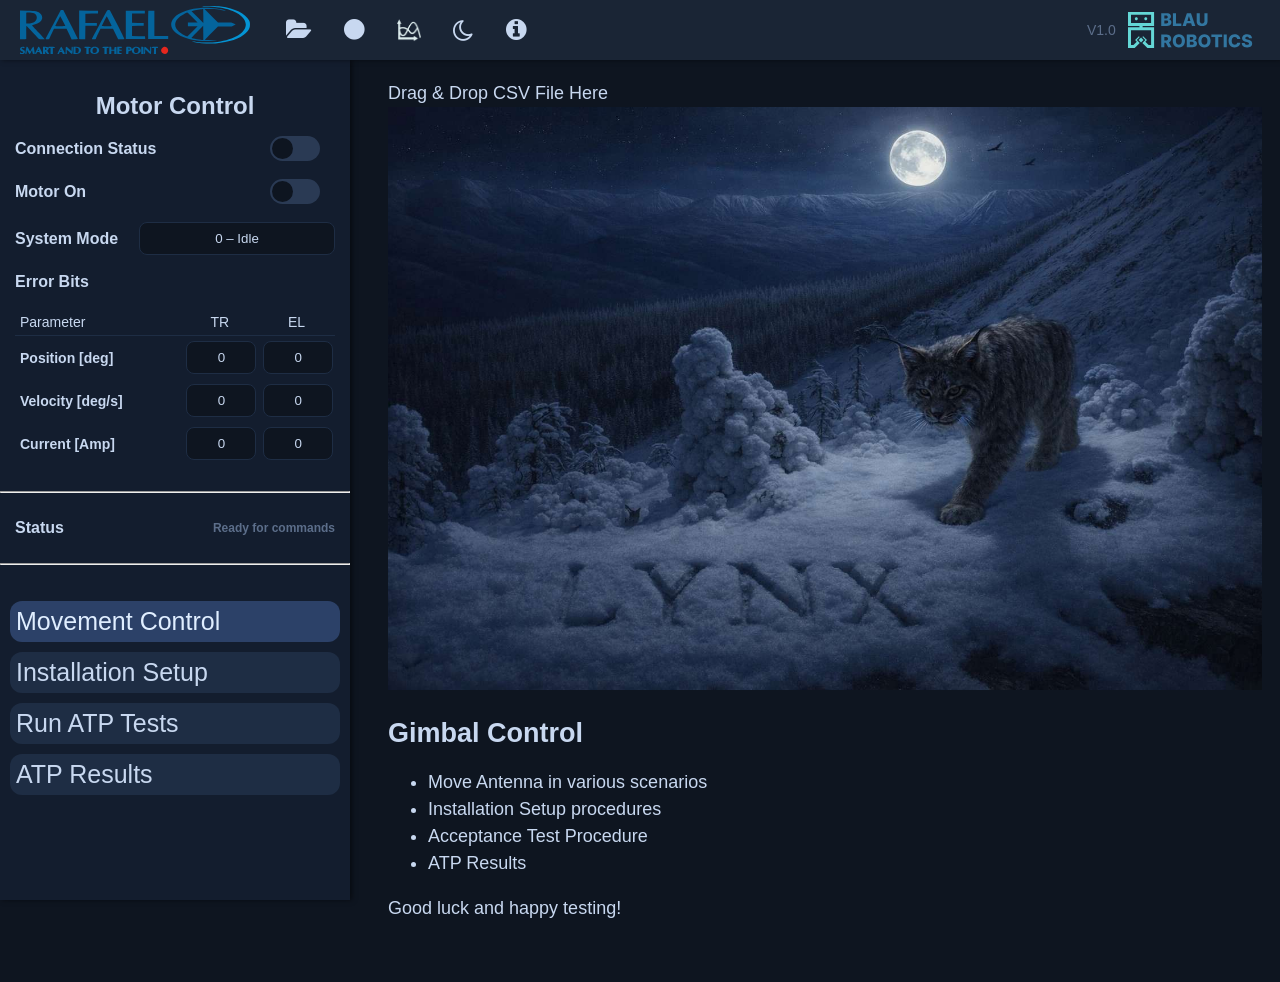
<file: index.html>
<!DOCTYPE html>
<html lang="en">
<head>
  <meta charset="UTF-8">
  <meta name="viewport" content="width=device-width, initial-scale=1.0">
  <meta name="description" content="Gimbal Control - A web-based tool for controlling a gimbal. Move antenna in various scenarios, run installation setup procedures, acceptance tests, and view telemetry.">
  <title>Gimbal Control</title>

  <!-- Open Graph / Social Media -->
  <meta property="og:title" content="Lynx Gimbal Control" />
  <meta property="og:description" content="Gimbal Control - A web-based tool for controlling Lynx gimbal" />
  <meta property="og:image" content="https://amihayb.github.io/GimbalControl/images/logo-title-1200x630.png" />
  <meta property="og:image:width" content="1200" />
  <meta property="og:image:height" content="630" />
  <meta property="og:type" content="website" />
  <meta property="og:url" content="https://amihayb.github.io/GimbalControl/" />
      
  <!-- Stylesheets -->
  <link href="StyleSheet.css" rel="stylesheet">
  <link rel="stylesheet" href="vendor/font-awesome.min.css">
  
  <!-- PWA Manifest -->
  <link rel="manifest" href="manifest.json">
  <meta name="theme-color" content="#1a2535">
  <meta name="mobile-web-app-capable" content="yes">
  <meta name="apple-mobile-web-app-capable" content="yes">
  <meta name="apple-mobile-web-app-status-bar-style" content="black-translucent">
  <meta name="apple-mobile-web-app-title" content="GimbalCtrl">

  <!-- Favicon -->
  <link rel="shortcut icon" href="images/RafaelLogo.ico">
  <link rel="icon" href="images/RafaelLogo.ico">
  <link rel="apple-touch-icon" sizes="180x180" href="images/logo-180x180.png">
  <link rel="icon" type="image/png" sizes="192x192" href="images/logo-192x192.png">
  <link rel="icon" type="image/png" sizes="512x512" href="images/logo-512x512.png">
  
  <!-- Early theme init: apply saved theme before render to avoid flash -->
  <script>
    (function () {
      var theme = localStorage.getItem('gimbal-theme') || 'dark';
      if (theme === 'dark') {
        document.documentElement.setAttribute('data-theme', 'dark');
      }
    })();
  </script>

  <!-- Scripts -->
  <script src="vendor/regression.min.js"></script>
  <script src="vendor/sweetalert2@11.js"></script>
  <script src="vendor/plotly-latest.min.js"></script>
</head>

<body>
  <div class="topnav" id="topnav">
    <img src="images/RafLogo.svg" alt="Rafael logo" onclick="playTune()" class="headImg">
    <span><i class="fa fa-folder-open" title="Open File"></i>
      <input id="file-selector" type="file" />
    </span>
    <a id="recordButton" onclick="recordData()" title="Record Data"><i class="fa fa-circle"></i></a>
    <a id="glimpseButton" href="https://amihayb.github.io/Glimpse/" target="_blank" rel="noopener noreferrer" title="Open Glimpse"><img src="images/glimpse-bw-icon.svg" alt="Open Glimpse" class="glimpse-icon"></a>
    <button id="theme-toggle-btn" onclick="toggleTheme()" title="Toggle dark/light mode"><i class="fa fa-moon-o" id="theme-icon"></i></button>
    <a onclick="about()" title="About"><i class="fa fa-info-circle"></i></a>
    <div id="app-version" title="App version">V1.0</div>
    <img onclick="about()" height="36" src="images/logo-title.svg" alt="Blau Robotics" id="LogoBlau">
  </div>
  <div class="sidenav" id="sidenav">
    <h1>Motor Control</h1>
    <div class="toggle-container" title="Connect to the controller">
      <label class="toggle-label" for="connection-toggle">Connection Status</label>
      <label class="toggle-container">
        <input type="checkbox" id="connection-toggle" class="toggle-input" onchange="connectToggle(this)">
        <span class="toggle-slider"></span>
      </label>
    </div><br>
    <div class="toggle-container" title="Turn motor on and off">
      <label class="toggle-label" for="motor-toggle">Motor On</label>
      <label class="toggle-container">
        <input type="checkbox" id="motor-toggle" class="toggle-input" onchange="motorToggle(this)">
        <span class="toggle-slider"></span>
      </label>
    </div><br>
    <img id="emergency-stop" class="connection-stop-sign" src="images/StopSign.svg" alt="Connected" title="EMERGENCY STOP!" onclick="stopSignClick()">
    <div class="target-control" title="System operating mode">
      <label for="systemModeInput">System Mode</label>
      <input type="text" id="systemModeInput" value="0 – Idle" readonly />
    </div><br>
    <div class="target-control" title="R1[9] error bit flags (0=OK, 1=error)">
      <label>Error Bits</label>
      <div id="errorBitsDisplay" style="font-size: 12px; text-align: center;"></div>
    </div><br>
    <div class="target-control" title="Motor status indicators">
      <table class="parameter-table">
        <thead>
          <tr>
            <th class="param-header">Parameter</th>
            <th class="axis-header">TR</th>
            <th class="axis-header">EL</th>
          </tr>
        </thead>
        <tbody>
          <tr>
            <td class="param-label">Position [deg]</td>
            <td class="param-input-cell"><input type="text" id="PositionInputTR" value="0" class="param-input" /></td>
            <td class="param-input-cell"><input type="text" id="PositionInputEL" value="0" class="param-input" /></td>
          </tr>
          <tr>
            <td class="param-label">Velocity [deg/s]</td>
            <td class="param-input-cell"><input type="text" id="VelocityInputTR" value="0" class="param-input" /></td>
            <td class="param-input-cell"><input type="text" id="VelocityInputEL" value="0" class="param-input" /></td>
          </tr>
          <tr>
            <td class="param-label">Current [Amp]</td>
            <td class="param-input-cell"><input type="text" id="CurrentInputTR" value="0" class="param-input" /></td>
            <td class="param-input-cell"><input type="text" id="CurrentInputEL" value="0" class="param-input" /></td>
          </tr>
        </tbody>
      </table>
    </div>
    <br><hr><br>
    <div class="target-control" title="Movement status">
      <label>Status</label>
      <div id="movementStatus" style="font-size: 12px; color: var(--color-text-muted); text-align: center;">Ready for commands</div>
      <div id="commutationProgressWrap" style="display:none; margin-top:6px;">
        <div style="background: var(--color-border, #444); border-radius: 4px; height: 8px; overflow: hidden;">
          <div id="commutationProgressBar" style="height:100%; width:0%; background:#28a745; border-radius:4px; transition: width 0.4s ease;"></div>
        </div>
        <div id="commutationProgressLabel" style="font-size:11px; color:var(--color-text-muted); text-align:center; margin-top:2px;">0%</div>
      </div>
    </div>
    <br><hr><br>
    <div>
      <a href="#" class="button active" id="movement-control-button" title="Movement control interface" onclick="MovementControl();">Movement Control</a>
      <a href="#" class="button" title="Installation setup procedures" onclick="InstallationSetup();">Installation Setup</a>
      <a href="#" class="button" title="Acceptance Test Procedure" onclick="ATP();">Run ATP Tests</a>
      <a href="#" class="button" title="View telemetry data" onclick="ViewTelemetry();">ATP Results</a>
    </div>
  </div>
  <div id="drop-zone" ondrop="handleDrop(event)" ondragover="handleDragOver(event)"
    ondragleave="handleDragLeave(event)">
    <div id="explenation_text">
      Drag & Drop CSV File Here
      <br>
      <picture id="picture_main">
        <img src="images/lynx-day.png" alt="Device Image" id="lynxImage" style="max-width: 100%; height: auto; width: 1000px;">
      </picture>
      <br>
      <div id="explenation_label">
        <h2>Gimbal Control</h2>
        <ul>
          <li>Move Antenna in various scenarios</li>
          <li>Installation Setup procedures</li>
          <li>Acceptance Test Procedure</li>
          <li>ATP Results</li>
        </ul>
        <p>Good luck and happy testing!</p>
      </div>
    </div>
    <div id="resultsTable" class="plot-area"></div>
    <div class="plot-area" id="plot-area">
      <div id="plot"></div>
    </div>
  </div>
  <audio id="localAudio" preload="auto">
    <source src="assets/minimal-ping.mp3" type="audio/mpeg">
    Your browser does not support the audio element.
  </audio>
  <script src="js/constants.js"></script>
  <script src="js/mathUtils.js"></script>
  <script src="js/uiUtils.js"></script>
  <script src="js/atpTests.js"></script>
  <script src="js/panelUI.js"></script>
  <script src="js/gimbalSerial.js"></script>
  <script src="js/fileHandling.js"></script>
  <script src="js/plotting.js"></script>
  <script src="js/movementControl.js"></script>
  <script src="js/app.js"></script>
  <script src="js/blauplot-bundle.js"></script>
  <script>
    if ('serviceWorker' in navigator) {
      window.addEventListener('load', () => {
        navigator.serviceWorker.register('./sw.js');
      });
    }
  </script>
</body>

</html>
</file>
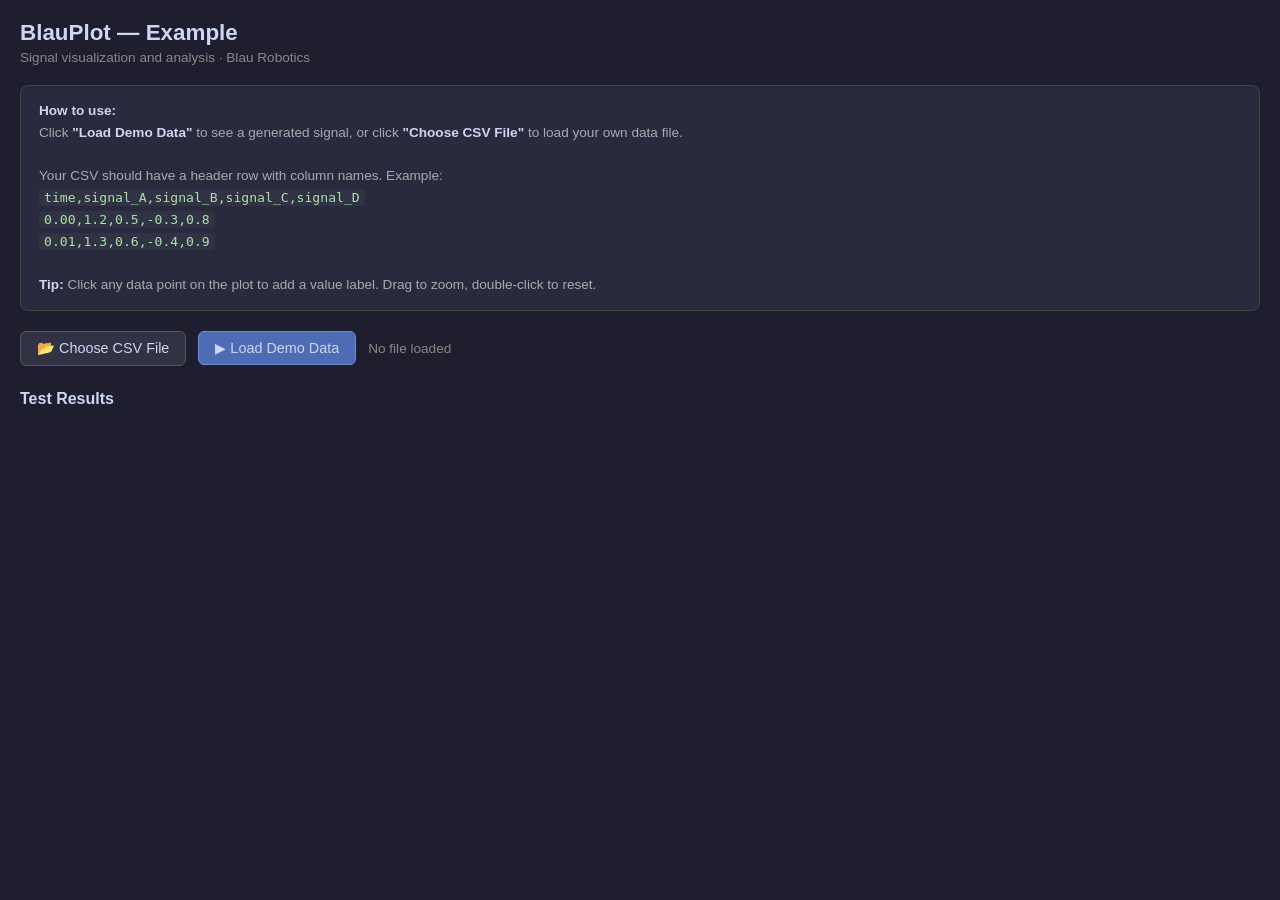
<file: BlauPlot/example.html>
<!DOCTYPE html>
<html lang="en">
<head>
  <meta charset="UTF-8" />
  <meta name="viewport" content="width=device-width, initial-scale=1.0" />
  <title>BlauPlot — Example</title>

  <!-- Plotly is required by BlauPlot. Loaded from CDN. -->
  <script src="https://cdn.plot.ly/plotly-3.4.0.min.js"></script>

  <style>
    * { box-sizing: border-box; margin: 0; padding: 0; }

    body {
      background: #1e1e2e;
      color: #eee;
      font-family: 'Segoe UI', sans-serif;
      padding: 20px;
    }

    h1 {
      font-size: 1.4rem;
      font-weight: 600;
      margin-bottom: 4px;
      color: #cdd6f4;
    }

    .subtitle {
      font-size: 0.85rem;
      color: #888;
      margin-bottom: 20px;
    }

    /* ── Toolbar ─────────────────────────────────────────── */
    .toolbar {
      display: flex;
      align-items: center;
      gap: 12px;
      flex-wrap: wrap;
      margin-bottom: 20px;
    }

    label.file-btn {
      display: inline-block;
      padding: 8px 16px;
      background: #313244;
      border: 1px solid #555;
      border-radius: 6px;
      cursor: pointer;
      font-size: 0.9rem;
      color: #cdd6f4;
      transition: background 0.15s;
    }
    label.file-btn:hover { background: #45475a; }

    /* hide the native file input */
    #file-input { display: none; }

    button {
      padding: 8px 16px;
      border: 1px solid #555;
      border-radius: 6px;
      background: #313244;
      color: #cdd6f4;
      font-size: 0.9rem;
      cursor: pointer;
      transition: background 0.15s;
    }
    button:hover { background: #45475a; }
    button.primary {
      background: #4e6bb5;
      border-color: #6e8fd5;
    }
    button.primary:hover { background: #5a7bc5; }

    #file-name {
      font-size: 0.85rem;
      color: #888;
    }

    /* ── Instructions panel ──────────────────────────────── */
    .info-box {
      background: #2a2a3e;
      border: 1px solid #444;
      border-radius: 8px;
      padding: 14px 18px;
      margin-bottom: 20px;
      font-size: 0.85rem;
      line-height: 1.6;
      color: #aaa;
    }
    .info-box strong { color: #cdd6f4; }
    .info-box code {
      background: #313244;
      padding: 1px 5px;
      border-radius: 3px;
      font-size: 0.82rem;
      color: #a6e3a1;
    }

    /* ── Plot container ──────────────────────────────────── */
    #plot { margin-bottom: 24px; }

    /* ── Results table ───────────────────────────────────── */
    #results-section { margin-top: 10px; }

    #results-section h2 {
      font-size: 1rem;
      color: #cdd6f4;
      margin-bottom: 10px;
    }

    #results table {
      width: 100%;
      border-collapse: collapse;
      font-size: 0.88rem;
    }
    #results th {
      background: #313244;
      color: #cdd6f4;
      padding: 8px 14px;
      text-align: center;
      border-bottom: 2px solid #555;
    }
    #results td {
      padding: 7px 14px;
      border-bottom: 1px solid #3a3a4f;
      text-align: center;
    }
    #results tr:last-child td { border-bottom: none; }
  </style>
</head>
<body>

  <h1>BlauPlot — Example</h1>
  <p class="subtitle">Signal visualization and analysis · Blau Robotics</p>

  <!-- ── Instructions ─────────────────────────────────────────────────── -->
  <div class="info-box">
    <strong>How to use:</strong><br>
    Click <strong>"Load Demo Data"</strong> to see a generated signal, or click
    <strong>"Choose CSV File"</strong> to load your own data file.<br><br>
    Your CSV should have a header row with column names. Example:<br>
    <code>time,signal_A,signal_B,signal_C,signal_D</code><br>
    <code>0.00,1.2,0.5,-0.3,0.8</code><br>
    <code>0.01,1.3,0.6,-0.4,0.9</code>
    <br><br>
    <strong>Tip:</strong> Click any data point on the plot to add a value label.
    Drag to zoom, double-click to reset.
  </div>

  <!-- ── Toolbar ───────────────────────────────────────────────────────── -->
  <div class="toolbar">
    <label class="file-btn" for="file-input">📂 Choose CSV File</label>
    <input type="file" id="file-input" accept=".csv,.txt" />
    <button class="primary" id="demo-btn">▶ Load Demo Data</button>
    <span id="file-name">No file loaded</span>
  </div>

  <!-- ── Plot area ──────────────────────────────────────────────────────── -->
  <div id="plot"></div>

  <!-- ── Results table ─────────────────────────────────────────────────── -->
  <div id="results-section">
    <h2>Test Results</h2>
    <div id="results"></div>
  </div>

  <!-- ── BlauPlot logic ────────────────────────────────────────────────── -->
  <script type="module">

    // Import everything we need from BlauPlot.
    // (index.js re-exports parser, plot, and table)
    import {
      parseFile,
      buildLine, buildLayout, plot,
      yline, xline, enableDataTips,
      drawTable
    } from './index.js';

    import { diff, stats } from './math.js';

    // ── Dark theme colours ────────────────────────────────────────────────
    const theme = {
      bg:            '#1e1e2e',
      surface:       '#2a2a3e',
      border:        '#444',
      textPrimary:   '#eee',
      textSecondary: '#aaa',
    };

    // ── Helper: render rows into the 2×2 grid and table ──────────────────
    function renderAll(rows, fileName) {

      // The grid has 2 rows and 2 columns → 4 subplots
      const gridOptions = { gridRows: 2, gridCols: 2 };

      // Pick the first four non-time column names dynamically
      const timeKey = Object.keys(rows)[0];           // first column = X axis
      const signals = Object.keys(rows).slice(1, 5);  // next four = Y signals

      // Build one trace per subplot (subplotIndex 1–4)
      const traces = signals.map((sig, i) =>
        buildLine(sig, rows, i + 1, timeKey, {
          ...gridOptions,
          pattern: 'independent',   // each subplot has its own axes
        })
      );

      const layout = buildLayout(2, 2, {
        pattern:  'independent',
        roworder: 'top to bottom',  // subplot 1 is top-left
        theme,
      });

      plot('plot', traces, layout);

      // Click on any data point to pin a label
      enableDataTips('plot');

      // Add a horizontal limit line on subplot 1 (yaxis = 'y')
      yline('plot',  1.5, { label: 'Upper limit', yref: 'y' });
      yline('plot', -1.5, { yref: 'y' });

      // Add a vertical event marker at 25 % of the time range
      const timeArr = rows[timeKey];
      const markerX = timeArr[Math.floor(timeArr.length * 0.25)];
      xline('plot', markerX, { label: 'Event', color: 'orange', xref: 'x' });

      // ── Results table ─────────────────────────────────────────────────
      // Calculate max absolute value for each signal
      const tableData = signals.map(sig => {
        const s = stats(rows[sig]);
        return {
          parameter:       sig,
          value1:          Math.abs(s.max),          // Traverse column
          value2:          Math.abs(s.min),           // Elevation column
          successCriteria: 2.0,
        };
      });

      drawTable('results', tableData, {
        columnNames: ['Peak +', 'Peak −'],
      });

      document.getElementById('file-name').textContent = `Loaded: ${fileName}`;
    }

    // ── Load a real CSV file ──────────────────────────────────────────────
    document.getElementById('file-input').addEventListener('change', async (e) => {
      const file = e.target.files[0];
      if (!file) return;
      const { rows, fileName } = await parseFile(file);
      renderAll(rows, fileName);
    });

    // ── Generate synthetic demo data ──────────────────────────────────────
    document.getElementById('demo-btn').addEventListener('click', () => {
      const n  = 500;
      const dt = 0.01;

      // Build rows manually — same format parseFile would return
      const rows = { time: [], A: [], B: [], C: [], D: [] };

      for (let i = 0; i < n; i++) {
        const t = i * dt;
        rows.time.push(t);
        rows.A.push(  Math.sin(2 * Math.PI * 1.0 * t) + 0.15 * (Math.random() - 0.5));
        rows.B.push(  Math.cos(2 * Math.PI * 0.5 * t) * 1.2 + 0.2  * (Math.random() - 0.5));
        rows.C.push(  Math.sin(2 * Math.PI * 2.0 * t) * 0.8 - 0.3  * Math.sin(t));
        rows.D.push(  diff(rows.A)[i] ?? 0);  // derivative of A
      }

      renderAll(rows, 'demo');
    });

  </script>

</body>
</html>
</file>
<file: StyleSheet.css>
:root {
  --color-app-bg: #f7faff;
  --color-panel-bg: #f7faff;
  --color-nav-bg: #ebf0f8;
  --color-btn-default: #f7faff;
  --color-btn-active: #c9dbf9;
  --color-btn-hover: #e8f4fd;
  --color-btn-hover-deep: #b8cff7;
  --color-btn-action: #8b9dc3;
  --color-btn-action-hover: #6d7fa3;
  --color-text-primary: #344563;
  --color-text-active: #202124;
  --color-text-muted: #6c757d;
  --color-input-bg: #f9f9f9;
  --color-border: #ccc;
  --color-toggle-off: #ccc;
  --color-toggle-on: #8b9dc3;
  --color-toggle-thumb: white;
  --color-modal-bg: white;
  --color-table-header-bg: #f7faff;
}

[data-theme="dark"] {
  --color-app-bg: #0e1520;
  --color-panel-bg: #131d2e;
  --color-nav-bg: #1a2535;
  --color-btn-default: #1e2d44;
  --color-btn-active: #2c4168;
  --color-btn-hover: #354d7a;
  --color-btn-hover-deep: #354d7a;
  --color-btn-action: #4a6fa5;
  --color-btn-action-hover: #3a5a8c;
  --color-text-primary: #c8d8f0;
  --color-text-active: #e0eeff;
  --color-text-muted: #5c6e8a;
  --color-input-bg: #0e1520;
  --color-border: #1e2d44;
  --color-toggle-off: #2a3a54;
  --color-toggle-on: #4a6fa5;
  --color-toggle-thumb: #0e1520;
  --color-modal-bg: #131d2e;
  --color-table-header-bg: #1e2d44;
}

body {
  font-family: "Lato", sans-serif;
  margin-top: 0;
  padding-top: 40px;
  background-color: var(--color-app-bg);
  color: var(--color-text-primary);
}

h1 {
  font-size: 1.5em;
}

#file-selector {
  position: absolute;
  left: 50%;
  top: 50%;
  transform: translate(-50%, -50%);
  width: 100%;
  height: 100%;
  opacity: 0;
  cursor: pointer;
}

span {
  position: relative;
}

.button {
  background-color: var(--color-btn-default);
  border: none;
  color: var(--color-text-primary);
  padding: 20px;
  text-align: left;
  text-decoration: none;
  display: inline-block;
  font-size: 16px;
  margin: 10px 10px;
  border-radius: 12px;
  cursor: pointer;
  transition: background-color 0.3s ease;
}

.button:hover {
  background-color: var(--color-btn-hover);
}

.button.active {
  background-color: var(--color-btn-active);
  color: var(--color-text-active);
}

/* Movement panel layout */
.movement-panel {
  width: 350px;
  position: fixed;
  top: 0;
  left: 350px;
  height: 100vh;
  max-height: 100vh;
  color: var(--color-text-primary);
  background-color: var(--color-panel-bg);
  overflow-x: hidden;
  overflow-y: auto;
  padding: 100px 20px 20px;
  z-index: 5;
  box-shadow: 2px 0 5px rgba(0,0,0,0.5);
  box-sizing: border-box;
}

.panel-header {
  position: relative;
  display: flex;
  justify-content: center;
  align-items: center;
  margin-bottom: 20px;
}

.panel-header h1 {
  margin: 0;
}

.panel-close-btn {
  position: absolute;
  right: 0;
  background: none;
  border: none;
  font-size: 20px;
  cursor: pointer;
  color: var(--color-text-primary);
}

.movement-panel h2 {
  text-align: center;
}

/* Movement panel buttons styling */
.movement-panel a.button {
  background-color: var(--color-btn-active);
  color: var(--color-text-active);
  text-decoration: none;
  display: block;
  font-size: 16px;
  padding: 20px;
  margin: 10px 10px;
  border-radius: 12px;
  cursor: pointer;
  transition: background-color 0.3s ease;
}

.movement-panel a.button:hover {
  background-color: var(--color-btn-hover-deep);
  color: var(--color-text-active);
}

.movement-panel a.button.in-progress {
  background-color: var(--color-btn-hover-deep);
  color: #3276a0;
  cursor: not-allowed;
  pointer-events: none;
  position: relative;
  overflow: hidden;
}

.movement-panel a.button.in-progress::after {
  content: '';
  position: absolute;
  bottom: 0;
  left: 0;
  height: 4px;
  width: var(--progress, 0%);
  background: #3276a0;
  border-radius: 0 2px 2px 0;
  transition: width 0.4s ease;
}

.movement-panel a.button.in-progress:hover {
  background-color: var(--color-btn-hover-deep);
}

[data-theme="dark"] .movement-panel a.button.in-progress {
  color: #64d7d6;
}

[data-theme="dark"] .movement-panel a.button.in-progress::after {
  background: #64d7d6;
}

.position-pad {
  display: grid;
  grid-template-columns: repeat(3, 48px);
  gap: 8px;
  justify-content: center;
  margin-top: 10px;
}

.position-pad button {
  width: 48px;
  height: 48px;
  padding: 0;
  border: none;
  border-radius: 10px;
  background-color: var(--color-btn-active);
  color: var(--color-text-active);
  font-size: 18px;
  cursor: pointer;
  transition: background-color 0.15s ease, transform 0.05s ease;
}

.position-pad button:hover {
  background-color: var(--color-btn-hover-deep);
}

.position-pad button:active {
  transform: scale(0.94);
}

.position-pad button i {
  display: inline-block;
}

.toggle-container {
  display: flex;
  justify-content: space-between;
  align-items: center;
  padding: 0 15px;
  margin-bottom: 0px;
}

.toggle-label {
  font-size: 16px;
  font-weight: bold;
}

.toggle-input {
  display: none;
}

.toggle-slider {
  position: relative;
  width: 50px;
  height: 25px;
  background-color: var(--color-toggle-off);
  border-radius: 25px;
  cursor: pointer;
  transition: background-color 0.3s;
}

.toggle-slider::before {
  content: '';
  position: absolute;
  width: 21px;
  height: 21px;
  background-color: var(--color-toggle-thumb);
  border-radius: 50%;
  top: 2px;
  left: 2px;
  transition: transform 0.3s;
}

.toggle-input:checked + .toggle-slider {
  background-color: var(--color-toggle-on);
}

.toggle-input:checked + .toggle-slider::before {
  transform: translateX(25px);
}

.target-control {
  display: flex;
  justify-content: space-between;
  align-items: center;
  padding: 0 15px;
  gap: 10px;
  font-weight: bold;
}

.target-control input {
  padding: 8px 12px;
  border: 1px solid var(--color-border);
  border-radius: 8px;
  background-color: var(--color-input-bg);
  color: var(--color-text-primary);
  width: 60px;
  text-align: center;
}

.target-control input#systemModeInput {
  width: 170px;
}

.target-control button {
  padding: 8px 12px;
  background-color: var(--color-btn-action);
  color: var(--color-text-active);
  border: none;
  border-radius: 8px;
  cursor: pointer;
  min-width: 70px;
}

.target-control button:hover {
  background-color: var(--color-btn-action-hover);
}

.headImg {
  padding: 6px 20px;
  width: 230px;
}

.image {
  width: 100%;
  max-width: 540px;
}

.topnav {
  width: 100%;
  left: 0;
  top: 0;
  position: fixed;
  background-color: var(--color-nav-bg);
  display: flex;
  align-items: center;
  color: var(--color-text-primary);
  overflow: hidden;
  z-index: 10;
  box-shadow: 2px 0 5px rgba(0,0,0,0.5);
}

.topnav a, .topnav span, .topnav custom-file-upload {
  float: left;
  color: var(--color-text-primary);
  text-align: center;
  padding: 14px 16px;
  text-decoration: none;
  font-size: 24px;
  cursor: pointer;
  border-radius: 12px;
}

.topnav img {
  cursor: pointer;
}

.glimpse-icon {
  height: 24px;
  width: 24px;
  vertical-align: middle;
  display: block;
  /* Light theme: normalize to black → warm sepia → rotate to #344563 */
  filter: brightness(0) saturate(100%) invert(30%) sepia(100%) hue-rotate(179deg) saturate(180%) brightness(82%);
}

[data-theme="dark"] .glimpse-icon {
  /* Dark theme: normalize to black → warm sepia → rotate to #c8d8f0 */
  filter: brightness(0) saturate(100%) invert(84%) sepia(100%) hue-rotate(155deg) saturate(60%) brightness(96%);
}

#theme-toggle-btn {
  background: none;
  border: none;
  color: var(--color-text-primary);
  padding: 14px 16px;
  font-size: 24px;
  cursor: pointer;
  border-radius: 12px;
  transition: background-color 0.15s ease, border-color 0.15s ease, color 0.15s ease;
}

#theme-toggle-btn:hover {
  background-color: var(--color-btn-active);
  color: var(--color-text-active);
}

#theme-icon {
  display: block;
  transition: opacity 0.15s ease, transform 0.15s ease;
}

#theme-toggle-btn:active #theme-icon {
  opacity: 0.6;
  transform: rotate(30deg);
}

#app-version {
  margin-left: auto;
  margin-right: 12px;
  font-size: 14px;
  color: var(--color-text-muted);
  user-select: none;
}

#LogoBlau {
  margin-right: 20px;
}

.topnav a:hover, span:hover {
  background-color: var(--color-btn-active);
  color: var(--color-text-active);
}

.topnav input {
  text-align: left;
  width: 70%;
  font-size: 17px;
}

.connection-stop-sign {
  display: none;
  height: 108px;
  width: 108px;
  padding: 0;
  pointer-events: none;
  margin: 0 auto 10px;
}

.connection-stop-sign.connected {
  display: block;
  pointer-events: auto;
  cursor: pointer;
}

#drop-zone {
  position: relative;
}

.sidenav {
  width: 350px;
  position: fixed;
  z-index: 1;
  top: 60px;
  left: 0;
  height: calc(100vh - 60px);
  max-height: calc(100vh - 60px);
  color: var(--color-text-primary);
  background-color: var(--color-panel-bg);
  overflow-x: hidden;
  overflow-y: auto;
  padding-top: 16px;
  padding-bottom: 20px;
  z-index: 5;
  box-shadow: 2px 0 5px rgba(0,0,0,0.5);
  box-sizing: border-box;
}

.sidenav a {
  padding: 6px 6px 6px 6px;
  text-decoration: none;
  font-size: 25px;
  color: var(--color-text-primary);
  display: block;
}

.sidenav a:hover {
  background-color: var(--color-btn-active);
  color: var(--color-text-active);
}

.sidenav h1 {
  text-align: center;
}

.sidenav h2 {
  text-align: center;
}

.sidenav select {
  width: 77%;
}

.checkboxesPlace {
  max-height: 80%;
  position: relative;
  overflow-y: auto;
}

.pale {
  transition: background-color 0.3s ease;
  background-color: rgba(0, 0, 0, 0.1);
  opacity: 0.5;
}

#explenation_text {
  top: 100;
  margin-left: 370px;
  margin-top: 40px;
  font-size: 18px;
  padding: 0px 10px;
  line-height: 27px
}

.explenation_text {
  margin-top: 500px;
  padding: 20px;
  margin-left: 250px;
}

.plot-area {
  margin-left: 370px;
  font-size: 28px;
  padding: 0px 0px;
}

@media screen and (max-height: 750px) {
  .sidenav {padding-top: 15px;}
  .sidenav a {font-size: 18px;}
}

/* The Plotly table */
table {
  border-collapse: collapse;
  width: 100%;
  table-layout: fixed;
}

td {
  border: none;
  padding: 0px;
  width: 50%;
  height: 30px;
}

.plot-container {
  width: 100%;
  height: 350px;
}

/* The results Table */
#resultsTable {
  margin-top: 60px;
}

#resultsTable th, #resultsTable td {
  border: 1px solid var(--color-border);
  padding: 8px;
  font-size: 12px;
}

#resultsTable th {
  background-color: var(--color-table-header-bg);
  color: var(--color-text-primary);
}

#resultsTable, th, td {
  width: auto;
  height: auto;
  white-space: nowrap;
}

/* Parameter Table Styles */
.parameter-table {
  width: 100%;
  border-collapse: collapse;
}

.param-header {
  text-align: left;
  padding: 5px;
  border-bottom: 1px solid var(--color-border);
  width: 120px;
  font-size: 14px;
  font-weight: normal;
}

.axis-header {
  text-align: center;
  padding: 5px;
  border-bottom: 1px solid var(--color-border);
  width: 50px;
  font-size: 14px;
  font-weight: normal;
}

.param-label {
  padding: 5px;
  font-weight: bold;
  font-size: 14px;
}

.param-input-cell {
  padding: 5px;
  text-align: center;
}

.parameter-table .param-input {
  width: 60px !important;
  text-align: center !important;
  padding: 8px 4px;
  border: 1px solid var(--color-border);
  border-radius: 8px;
  background-color: var(--color-input-bg);
  color: var(--color-text-primary);
  -moz-appearance: textfield;
}

.parameter-table .param-input::-webkit-inner-spin-button,
.parameter-table .param-input::-webkit-outer-spin-button {
  -webkit-appearance: none;
  margin: 0;
}

/* General input styling for theme support */
input[type="number"],
input[type="text"] {
  color: var(--color-text-primary);
  background-color: var(--color-input-bg);
  border: 1px solid var(--color-border);
}

/* Complex scenario submenu modal */
.scenario-submenu {
  background-color: var(--color-modal-bg);
  color: var(--color-text-primary);
}

.scenario-submenu input {
  background-color: var(--color-input-bg);
  color: var(--color-text-primary);
  border: 1px solid var(--color-border);
}

.scenario-submenu button {
  padding: 10px 20px;
  border: 1px solid var(--color-border);
  border-radius: 8px;
  background-color: var(--color-btn-default);
  color: var(--color-text-primary);
  cursor: pointer;
}

.scenario-submenu button.primary {
  border: none;
  background-color: var(--color-btn-active);
  color: var(--color-text-active);
}

.scenario-submenu button:hover {
  background-color: var(--color-btn-hover-deep);
}

/* ==================== SweetAlert2 Theme Overrides ==================== */
.swal2-popup {
  background-color: var(--color-modal-bg) !important;
  color: var(--color-text-primary) !important;
}

.swal2-title {
  color: var(--color-text-primary) !important;
}

.swal2-html-container {
  color: var(--color-text-muted) !important;
}

.swal2-confirm {
  background-color: var(--color-btn-action) !important;
  color: #fff !important;
}

.swal2-confirm:hover {
  background-color: var(--color-btn-action-hover) !important;
}

.swal2-cancel {
  background-color: var(--color-border) !important;
  color: var(--color-text-primary) !important;
}

[data-theme="dark"] .swal2-cancel {
  background-color: #2a3a54 !important;
  color: var(--color-text-active) !important;
}

.swal2-icon {
  border-color: var(--color-btn-action) !important;
  color: var(--color-btn-action) !important;
}

/* ==================== View Telemetry Panel ====================  */

.vt-meta-fields {
  display: flex;
  flex-direction: column;
  gap: 4px;
  margin: 10px 0 6px;
}

.vt-meta-label {
  font-size: 12px;
  font-weight: bold;
  color: var(--color-text-muted);
  margin-top: 6px;
}

.vt-meta-input,
.vt-meta-textarea {
  width: 100%;
  padding: 5px 8px;
  font-size: 13px;
  border: 1px solid var(--color-border);
  border-radius: 4px;
  background: var(--color-input-bg, var(--color-bg-secondary));
  color: var(--color-text);
  box-sizing: border-box;
}

.vt-meta-textarea {
  height: 60px;
  resize: vertical;
}

.vt-test-section {
  margin: 4px 0 14px;
}

.vt-row {
  display: flex;
  align-items: center;
  gap: 8px;
}

/* Shared style for the folder and chart icon buttons */
.vt-icon-btn {
  display: flex;
  align-items: center;
  justify-content: center;
  width: 34px;
  height: 34px;
  flex-shrink: 0;
  border-radius: 8px;
  background-color: var(--color-btn-active);
  color: var(--color-text-active);
  font-size: 15px;
  cursor: pointer;
  transition: background-color 0.2s ease;
}

.vt-icon-btn:hover {
  background-color: var(--color-btn-hover-deep);
  color: var(--color-text-active);
}

.vt-filename-label {
  font-size: 12px;
  color: var(--color-text-muted);
  flex: 1;
  min-width: 0;
  overflow: hidden;
  text-overflow: ellipsis;
  white-space: nowrap;
}

/* "Show Results" icon is dimmed until a file is chosen */
.vt-show-btn.vt-disabled {
  opacity: 0.25;
  pointer-events: none;
}

/* Print to PDF button — action colour */
.vt-print-btn {
  display: block;
  width: fit-content;
  min-width: 160px;
  text-align: center;
  background-color: var(--color-btn-action) !important;
  color: #fff !important;
  border-radius: 8px;
  margin: 4px auto;
  padding: 6px 24px;
}

.vt-print-btn:hover {
  background-color: var(--color-btn-action-hover) !important;
}

/* ==================== Scrollbars ====================  */
/*
 * Style all scrollable areas (sidebar, panels, body) to match the app theme.
 * The ::-webkit-scrollbar rules cover Chrome/Edge.
 * The scrollbar-* properties cover Firefox.
 */

* {
  scrollbar-width: thin;
  scrollbar-color: var(--color-btn-active) transparent;
}

::-webkit-scrollbar {
  width: 6px;
  height: 6px;
}

::-webkit-scrollbar-track {
  background: transparent;
}

::-webkit-scrollbar-thumb {
  background-color: var(--color-btn-active);
  border-radius: 3px;
}

::-webkit-scrollbar-thumb:hover {
  background-color: var(--color-btn-hover-deep);
}

/* ==================== Print Media ====================  */
/*
 * Ctrl+P / browser print on a single-result view.
 * The full ATP report uses a separate clean window (see printAtpReport in atpTests.js)
 * and therefore does not need any special rules here.
 */

@media print {
  /* Hide the app chrome */
  #topnav,
  #sidenav,
  .movement-panel {
    display: none !important;
  }

  body {
    padding-top: 0;
    background: white !important;
    color: black !important;
  }

  /* Remove sidebar offset so the plot + results table fill the page */
  #drop-zone {
    margin-left: 0 !important;
  }

  /* Hide the drag-and-drop welcome prompt */
  #explenation_text {
    display: none !important;
  }
}
</file>
